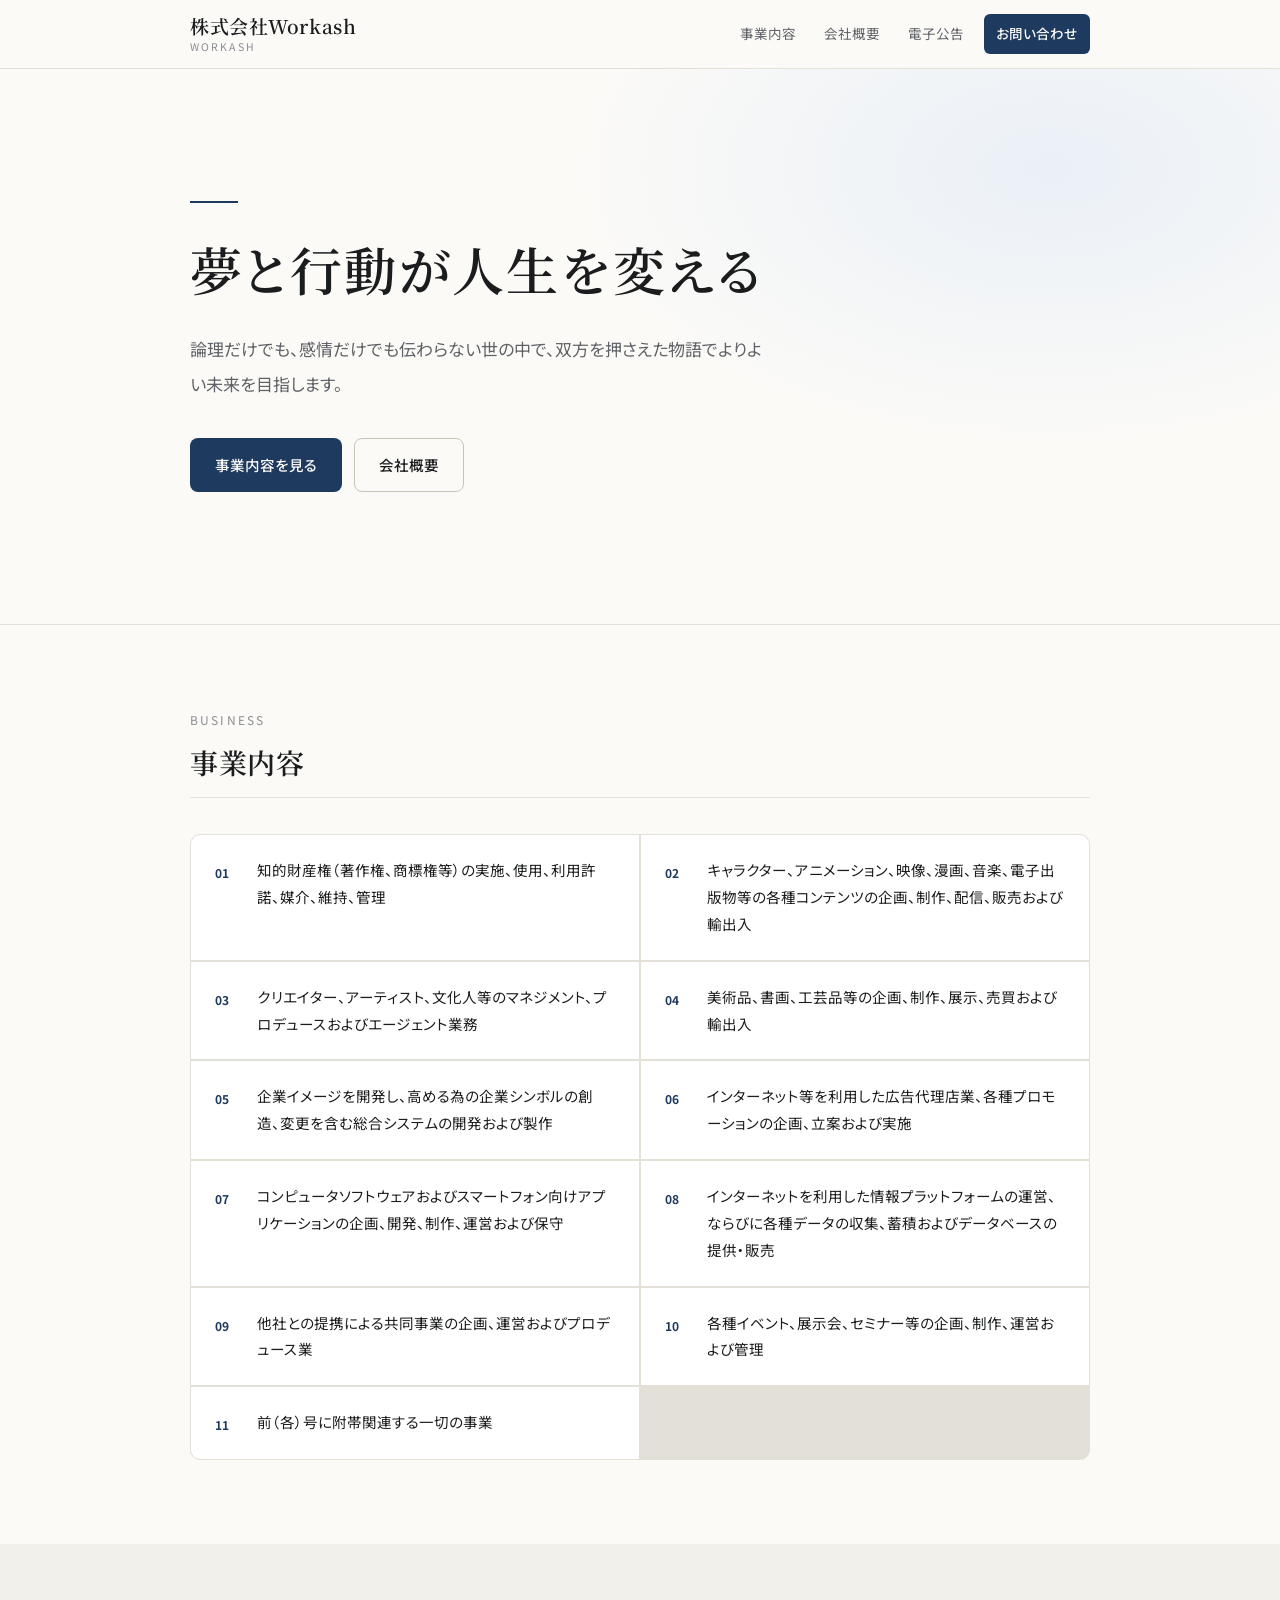
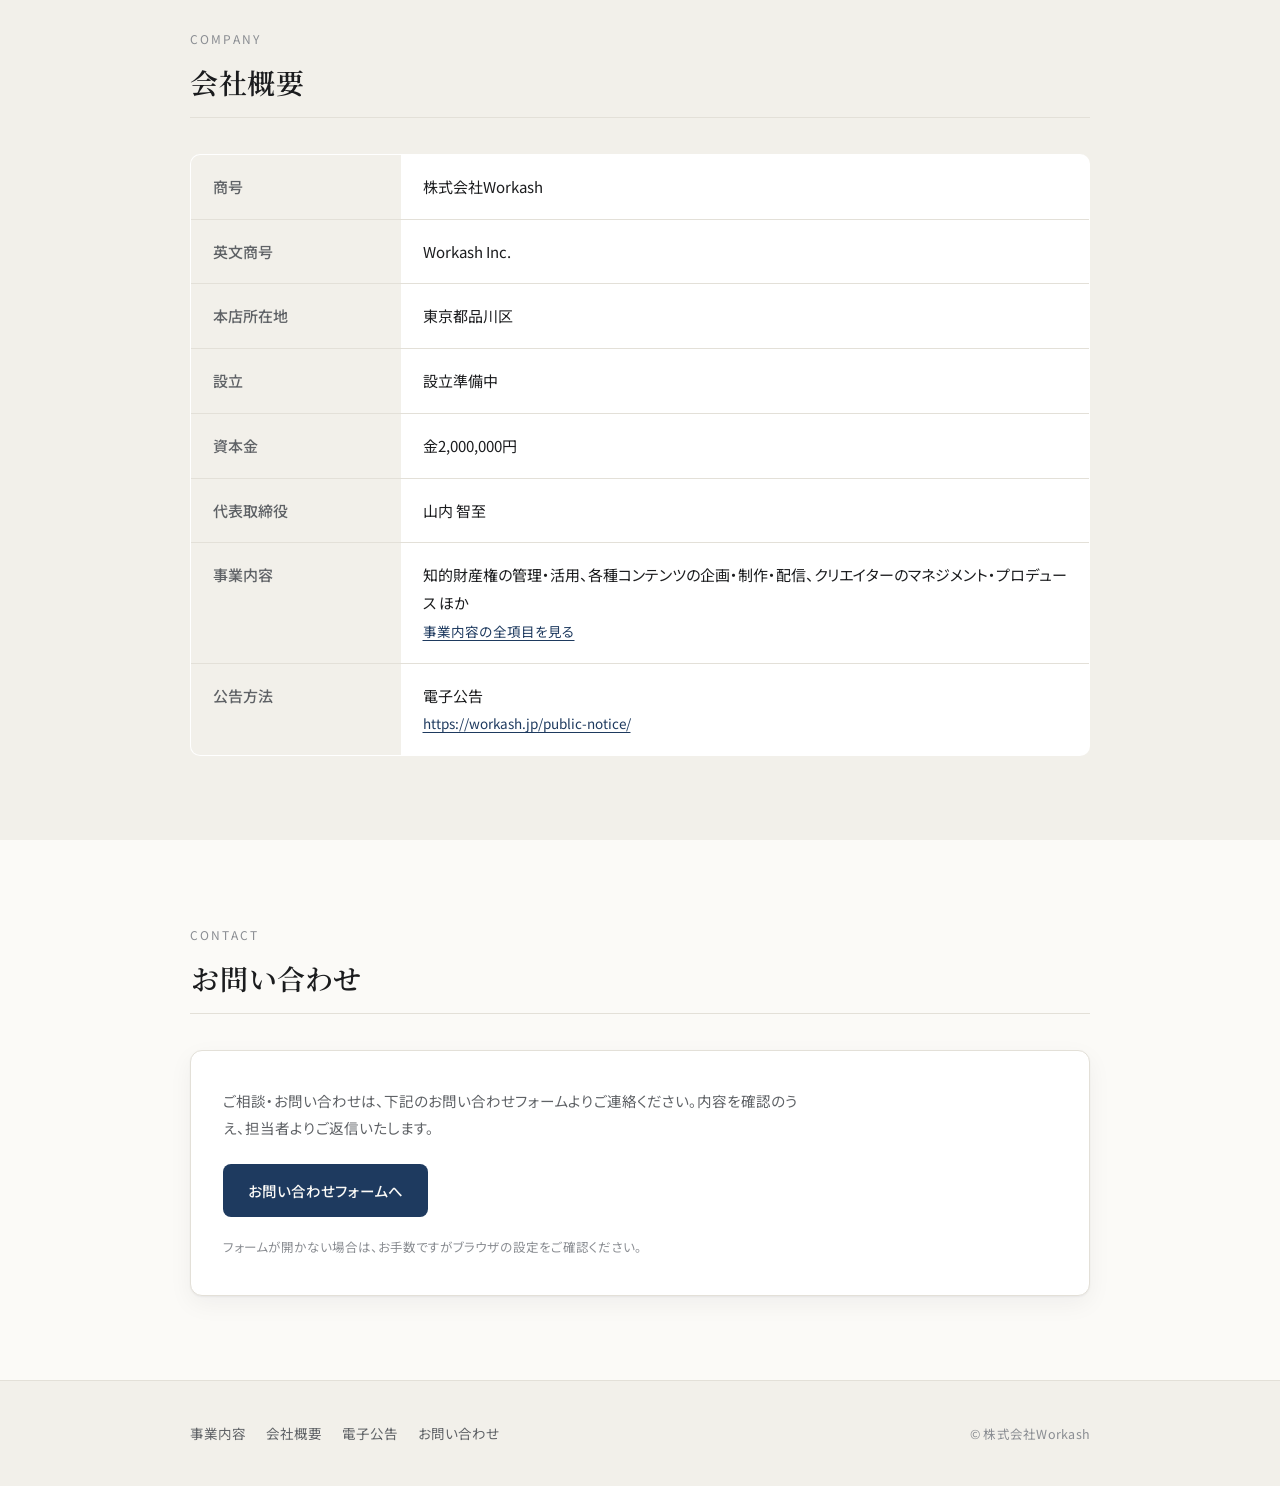
<file: index.html>
<!DOCTYPE html>
<html lang="ja">
<head>
<meta charset="UTF-8">
<meta name="viewport" content="width=device-width, initial-scale=1">
<title>株式会社Workash｜夢と行動が人生を変える</title>
<meta name="description" content="株式会社Workashは、知的財産権の管理・活用、コンテンツの企画制作、クリエイターのマネジメントを手がける会社です。論理と感情の双方を押さえた物語で、よりよい未来を目指します。">

<!-- OGP -->
<meta property="og:type" content="website">
<meta property="og:site_name" content="株式会社Workash">
<meta property="og:title" content="株式会社Workash｜夢と行動が人生を変える">
<meta property="og:description" content="論理だけでも、感情だけでも伝わらない世の中で、双方を押さえた物語でよりよい未来を目指します。">
<meta property="og:url" content="https://workash.jp/">
<meta property="og:locale" content="ja_JP">
<meta name="twitter:card" content="summary">

<link rel="canonical" href="https://workash.jp/">
<link rel="preconnect" href="https://fonts.googleapis.com">
<link rel="preconnect" href="https://fonts.gstatic.com" crossorigin>
<link rel="stylesheet" href="https://fonts.googleapis.com/css2?family=Noto+Sans+JP:wght@400;500;700&family=Noto+Serif+JP:wght@500;600&display=swap">
<link rel="stylesheet" href="style.css">
</head>
<body>

<header class="site-header">
  <div class="wrap site-header__inner">
    <a class="brand" href="index.html">
      <span class="brand__ja">株式会社Workash</span>
      <span class="brand__en">Workash</span>
    </a>
    <nav class="site-nav" aria-label="メインナビゲーション">
      <a href="#business">事業内容</a>
      <a href="#company">会社概要</a>
      <a href="public-notice/index.html">電子公告</a>
      <a class="is-cta" href="#contact">お問い合わせ</a>
    </nav>
  </div>
</header>

<main>

  <!-- ===== Hero ===== -->
  <section class="hero" aria-labelledby="hero-title">
    <div class="wrap">
      <div class="hero__rule" aria-hidden="true"></div>
      <h1 class="hero__title" id="hero-title">夢と行動が人生を変える</h1>
      <p class="hero__lead">
        論理だけでも、感情だけでも伝わらない世の中で、双方を押さえた物語でよりよい未来を目指します。
      </p>
      <div class="hero__actions">
        <a class="btn btn--primary" href="#business">事業内容を見る</a>
        <a class="btn btn--ghost" href="#company">会社概要</a>
      </div>
    </div>
  </section>

  <!-- ===== 事業内容 ===== -->
  <section class="section" id="business" aria-labelledby="business-title">
    <div class="wrap">
      <p class="section-label">Business</p>
      <h2 class="section-title" id="business-title">事業内容</h2>
      <ul class="biz-list">
        <li>
          <span class="biz-list__num" aria-hidden="true">01</span>
          <span class="biz-list__text">知的財産権（著作権、商標権等）の実施、使用、利用許諾、媒介、維持、管理</span>
        </li>
        <li>
          <span class="biz-list__num" aria-hidden="true">02</span>
          <span class="biz-list__text">キャラクター、アニメーション、映像、漫画、音楽、電子出版物等の各種コンテンツの企画、制作、配信、販売および輸出入</span>
        </li>
        <li>
          <span class="biz-list__num" aria-hidden="true">03</span>
          <span class="biz-list__text">クリエイター、アーティスト、文化人等のマネジメント、プロデュースおよびエージェント業務</span>
        </li>
        <li>
          <span class="biz-list__num" aria-hidden="true">04</span>
          <span class="biz-list__text">美術品、書画、工芸品等の企画、制作、展示、売買および輸出入</span>
        </li>
        <li>
          <span class="biz-list__num" aria-hidden="true">05</span>
          <span class="biz-list__text">企業イメージを開発し、高める為の企業シンボルの創造、変更を含む総合システムの開発および製作</span>
        </li>
        <li>
          <span class="biz-list__num" aria-hidden="true">06</span>
          <span class="biz-list__text">インターネット等を利用した広告代理店業、各種プロモーションの企画、立案および実施</span>
        </li>
        <li>
          <span class="biz-list__num" aria-hidden="true">07</span>
          <span class="biz-list__text">コンピュータソフトウェアおよびスマートフォン向けアプリケーションの企画、開発、制作、運営および保守</span>
        </li>
        <li>
          <span class="biz-list__num" aria-hidden="true">08</span>
          <span class="biz-list__text">インターネットを利用した情報プラットフォームの運営、ならびに各種データの収集、蓄積およびデータベースの提供・販売</span>
        </li>
        <li>
          <span class="biz-list__num" aria-hidden="true">09</span>
          <span class="biz-list__text">他社との提携による共同事業の企画、運営およびプロデュース業</span>
        </li>
        <li>
          <span class="biz-list__num" aria-hidden="true">10</span>
          <span class="biz-list__text">各種イベント、展示会、セミナー等の企画、制作、運営および管理</span>
        </li>
        <li>
          <span class="biz-list__num" aria-hidden="true">11</span>
          <span class="biz-list__text">前（各）号に附帯関連する一切の事業</span>
        </li>
      </ul>
    </div>
  </section>

  <!-- ===== 会社概要 ===== -->
  <section class="section section--alt" id="company" aria-labelledby="company-title">
    <div class="wrap">
      <p class="section-label">Company</p>
      <h2 class="section-title" id="company-title">会社概要</h2>
      <table class="profile-table">
        <tbody>
          <tr>
            <th scope="row">商号</th>
            <td>株式会社Workash</td>
          </tr>
          <tr>
            <th scope="row">英文商号</th>
            <td>Workash Inc.</td>
          </tr>
          <tr>
            <th scope="row">本店所在地</th>
            <td>東京都品川区</td>
          </tr>
          <tr>
            <th scope="row">設立</th>
            <td>設立準備中</td>
          </tr>
          <tr>
            <th scope="row">資本金</th>
            <td>金2,000,000円</td>
          </tr>
          <tr>
            <th scope="row">代表取締役</th>
            <td>山内 智至</td>
          </tr>
          <tr>
            <th scope="row">事業内容</th>
            <td>知的財産権の管理・活用、各種コンテンツの企画・制作・配信、クリエイターのマネジメント・プロデュース ほか<br>
              <span class="muted"><a href="#business">事業内容の全項目を見る</a></span></td>
          </tr>
          <tr>
            <th scope="row">公告方法</th>
            <td>電子公告<br>
              <span class="muted"><a href="public-notice/index.html">https://workash.jp/public-notice/</a></span></td>
          </tr>
        </tbody>
      </table>
    </div>
  </section>

  <!-- ===== お問い合わせ ===== -->
  <section class="section" id="contact" aria-labelledby="contact-title">
    <div class="wrap">
      <p class="section-label">Contact</p>
      <h2 class="section-title" id="contact-title">お問い合わせ</h2>
      <div class="contact-card">
        <p>ご相談・お問い合わせは、下記のお問い合わせフォームよりご連絡ください。内容を確認のうえ、担当者よりご返信いたします。</p>
        <a class="btn btn--primary"
           href="https://docs.google.com/forms/d/e/1FAIpQLScfTMfvzNwq9OuSuUeriYZxyexn3wxHoBfG75Gv2fxHnrPuFg/viewform"
           target="_blank" rel="noopener noreferrer">
          お問い合わせフォームへ
        </a>
        <p class="contact-note">フォームが開かない場合は、お手数ですがブラウザの設定をご確認ください。</p>
      </div>
    </div>
  </section>

</main>

<footer class="site-footer">
  <div class="wrap site-footer__inner">
    <nav class="site-footer__links" aria-label="フッターナビゲーション">
      <a href="#business">事業内容</a>
      <a href="#company">会社概要</a>
      <a href="public-notice/index.html">電子公告</a>
      <a href="#contact">お問い合わせ</a>
    </nav>
    <p class="site-footer__copy">&copy; 株式会社Workash</p>
  </div>
</footer>

</body>
</html>
</file>
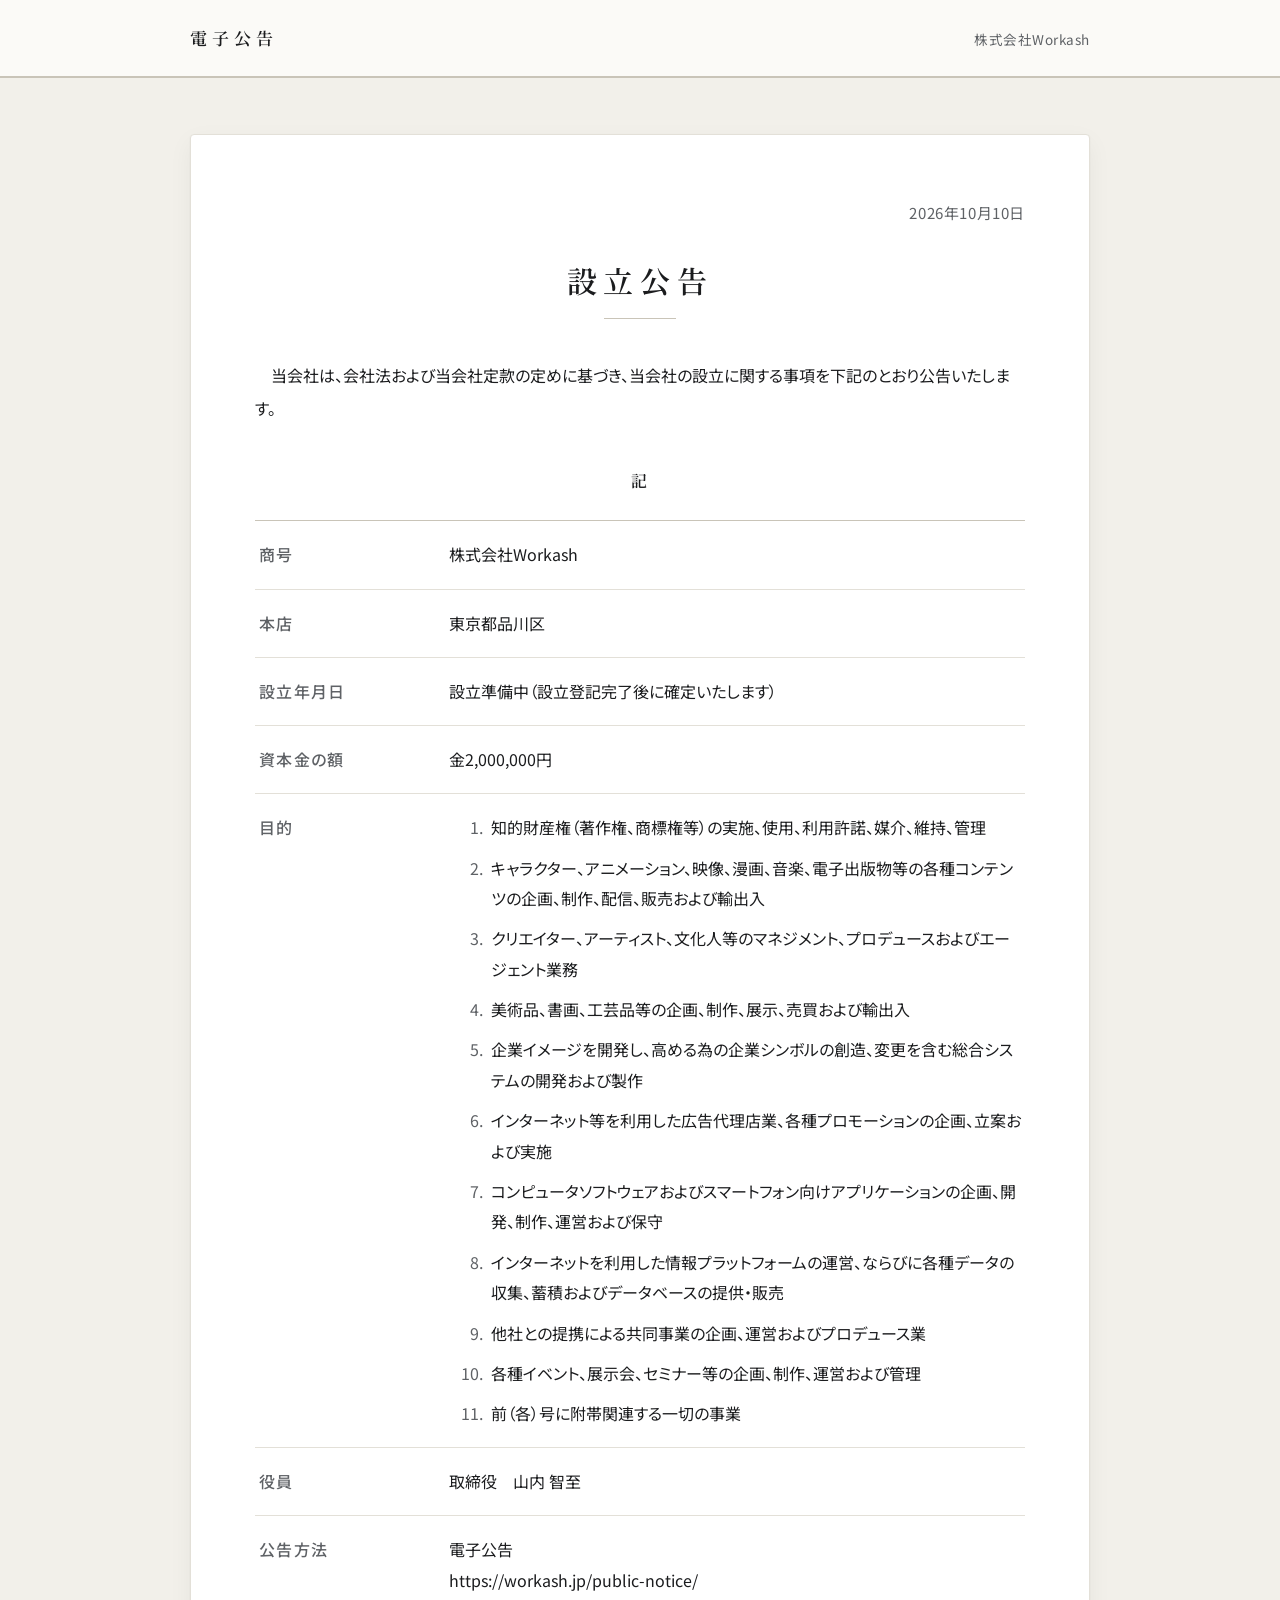
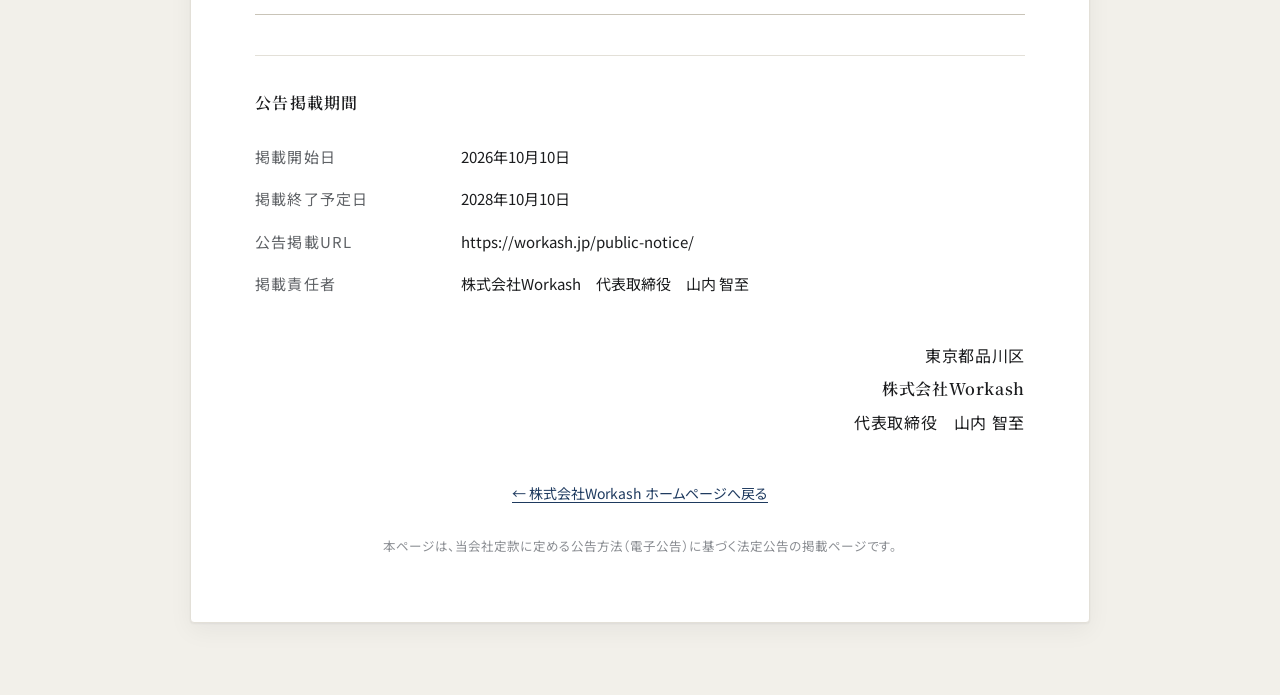
<file: public-notice/index.html>
<!DOCTYPE html>
<html lang="ja">
<head>
<meta charset="UTF-8">
<meta name="viewport" content="width=device-width, initial-scale=1">
<title>電子公告｜株式会社Workash</title>
<meta name="description" content="株式会社Workashの電子公告ページです。会社法および当会社定款の定めに基づき、法定公告を掲載いたします。">

<!-- OGP -->
<meta property="og:type" content="article">
<meta property="og:site_name" content="株式会社Workash">
<meta property="og:title" content="電子公告｜株式会社Workash">
<meta property="og:description" content="会社法および当会社定款の定めに基づく、株式会社Workashの電子公告ページです。">
<meta property="og:url" content="https://workash.jp/public-notice/">
<meta property="og:locale" content="ja_JP">
<meta name="twitter:card" content="summary">

<link rel="canonical" href="https://workash.jp/public-notice/">
<link rel="preconnect" href="https://fonts.googleapis.com">
<link rel="preconnect" href="https://fonts.gstatic.com" crossorigin>
<link rel="stylesheet" href="https://fonts.googleapis.com/css2?family=Noto+Sans+JP:wght@400;500;700&family=Noto+Serif+JP:wght@500;600&display=swap">
<link rel="stylesheet" href="../style.css">
</head>
<body class="notice-body">

<header class="notice-header">
  <div class="wrap notice-header__inner">
    <p class="notice-header__tag">電子公告</p>
    <p class="notice-header__company">株式会社Workash</p>
  </div>
</header>

<main class="notice-main">
  <div class="wrap">
    <article class="notice-sheet" aria-labelledby="notice-title">

      <p class="notice-sheet__date"><time datetime="2026-10-10">2026年10月10日</time></p>

      <h1 class="notice-sheet__title" id="notice-title">設立公告</h1>
      <div class="notice-sheet__rule" aria-hidden="true"></div>

      <p class="notice-sheet__lead">
        当会社は、会社法および当会社定款の定めに基づき、当会社の設立に関する事項を下記のとおり公告いたします。
      </p>

      <h2 class="notice-subhead">記</h2>

      <table class="notice-table">
        <tbody>
          <tr>
            <th scope="row">商号</th>
            <td>株式会社Workash</td>
          </tr>
          <tr>
            <th scope="row">本店</th>
            <td>東京都品川区</td>
          </tr>
          <tr>
            <th scope="row">設立年月日</th>
            <td>設立準備中（設立登記完了後に確定いたします）</td>
          </tr>
          <tr>
            <th scope="row">資本金の額</th>
            <td>金2,000,000円</td>
          </tr>
          <tr>
            <th scope="row">目的</th>
            <td>
              <ol class="notice-purpose">
                <li>知的財産権（著作権、商標権等）の実施、使用、利用許諾、媒介、維持、管理</li>
                <li>キャラクター、アニメーション、映像、漫画、音楽、電子出版物等の各種コンテンツの企画、制作、配信、販売および輸出入</li>
                <li>クリエイター、アーティスト、文化人等のマネジメント、プロデュースおよびエージェント業務</li>
                <li>美術品、書画、工芸品等の企画、制作、展示、売買および輸出入</li>
                <li>企業イメージを開発し、高める為の企業シンボルの創造、変更を含む総合システムの開発および製作</li>
                <li>インターネット等を利用した広告代理店業、各種プロモーションの企画、立案および実施</li>
                <li>コンピュータソフトウェアおよびスマートフォン向けアプリケーションの企画、開発、制作、運営および保守</li>
                <li>インターネットを利用した情報プラットフォームの運営、ならびに各種データの収集、蓄積およびデータベースの提供・販売</li>
                <li>他社との提携による共同事業の企画、運営およびプロデュース業</li>
                <li>各種イベント、展示会、セミナー等の企画、制作、運営および管理</li>
                <li>前（各）号に附帯関連する一切の事業</li>
              </ol>
            </td>
          </tr>
          <tr>
            <th scope="row">役員</th>
            <td>取締役　山内 智至</td>
          </tr>
          <tr>
            <th scope="row">公告方法</th>
            <td>電子公告<br>https://workash.jp/public-notice/</td>
          </tr>
        </tbody>
      </table>

      <section class="notice-meta" aria-labelledby="notice-meta-title">
        <h2 id="notice-meta-title" class="notice-subhead" style="text-align:left; letter-spacing:.08em;">公告掲載期間</h2>
        <dl>
          <dt>掲載開始日</dt>
          <dd><time datetime="2026-10-10">2026年10月10日</time></dd>
          <dt>掲載終了予定日</dt>
          <dd><time datetime="2028-10-10">2028年10月10日</time></dd>
          <dt>公告掲載URL</dt>
          <dd>https://workash.jp/public-notice/</dd>
          <dt>掲載責任者</dt>
          <dd>株式会社Workash　代表取締役　山内 智至</dd>
        </dl>
      </section>

      <p class="notice-signature">
        <span>東京都品川区</span><br>
        <strong>株式会社Workash</strong>
        <span>代表取締役　山内 智至</span>
      </p>

      <p class="notice-back">
        <a href="../index.html">&larr; 株式会社Workash ホームページへ戻る</a>
      </p>

      <p class="notice-note">
        本ページは、当会社定款に定める公告方法（電子公告）に基づく法定公告の掲載ページです。
      </p>

    </article>
  </div>
</main>

</body>
</html>
</file>
<file: style.css>
@charset "utf-8";

/* ============================================================
   株式会社Workash — 共通スタイル
   index.html / public-notice/index.html で共有
   ============================================================ */

/* ---- Design tokens : Light ---- */
:root {
  --bg:            #FBFAF7;
  --bg-alt:        #F2F0EA;
  --surface:       #FFFFFF;
  --border:        #E3E0D8;
  --border-strong: #C9C4B8;
  --text:          #1B1C1E;
  --text-sub:      #5F6266;
  --text-faint:    #8A8D92;
  --accent:        #1E3A5F;
  --accent-hover:  #2C5487;
  --accent-soft:   #EAF0F7;
  --accent-line:   #1E3A5F;
  --shadow:        0 1px 2px rgba(27, 28, 30, .05), 0 8px 24px rgba(27, 28, 30, .05);
  color-scheme: light;
}

/* ---- Design tokens : Dark (system preference) ---- */
@media (prefers-color-scheme: dark) {
  :root:not([data-theme="light"]) {
    --bg:            #101317;
    --bg-alt:        #171B21;
    --surface:       #191D23;
    --border:        #2A2F37;
    --border-strong: #3B424C;
    --text:          #E9E7E2;
    --text-sub:      #A2A8B0;
    --text-faint:    #7B828B;
    --accent:        #8FB3DB;
    --accent-hover:  #AFCAE8;
    --accent-soft:   #1A222D;
    --accent-line:   #8FB3DB;
    --shadow:        0 1px 2px rgba(0, 0, 0, .3), 0 8px 24px rgba(0, 0, 0, .25);
    color-scheme: dark;
  }
}

/* ---- Design tokens : Dark (explicit) ---- */
:root[data-theme="dark"] {
  --bg:            #101317;
  --bg-alt:        #171B21;
  --surface:       #191D23;
  --border:        #2A2F37;
  --border-strong: #3B424C;
  --text:          #E9E7E2;
  --text-sub:      #A2A8B0;
  --text-faint:    #7B828B;
  --accent:        #8FB3DB;
  --accent-hover:  #AFCAE8;
  --accent-soft:   #1A222D;
  --accent-line:   #8FB3DB;
  --shadow:        0 1px 2px rgba(0, 0, 0, .3), 0 8px 24px rgba(0, 0, 0, .25);
  color-scheme: dark;
}

/* ---- Reset ---- */
*, *::before, *::after { box-sizing: border-box; margin: 0; padding: 0; }

html {
  scroll-behavior: smooth;
  scroll-padding-top: 88px;
  -webkit-text-size-adjust: 100%;
}

body {
  background: var(--bg);
  color: var(--text);
  font-family: 'Noto Sans JP', -apple-system, BlinkMacSystemFont,
               'Hiragino Kaku Gothic ProN', 'Yu Gothic', Meiryo, sans-serif;
  font-size: 16px;
  line-height: 1.9;
  font-feature-settings: "palt" 1;
  -webkit-font-smoothing: antialiased;
}

img { max-width: 100%; height: auto; }

a { color: var(--accent); text-decoration-thickness: 1px; text-underline-offset: 3px; }
a:hover { color: var(--accent-hover); }

:focus-visible { outline: 2px solid var(--accent); outline-offset: 3px; border-radius: 2px; }

/* ---- Layout helpers ---- */
.wrap {
  width: 100%;
  max-width: 940px;
  margin-inline: auto;
  padding-inline: 20px;
}

.section { padding-block: 84px; }
.section--alt { background: var(--bg-alt); }

.section-label {
  font-size: 12px;
  letter-spacing: .18em;
  text-transform: uppercase;
  color: var(--text-faint);
  margin-bottom: 10px;
}

.section-title {
  font-family: 'Noto Serif JP', 'Hiragino Mincho ProN', serif;
  font-size: clamp(22px, 4vw, 28px);
  font-weight: 600;
  line-height: 1.5;
  letter-spacing: .02em;
  text-wrap: balance;
  margin-bottom: 36px;
  padding-bottom: 14px;
  border-bottom: 1px solid var(--border);
}

/* ============================================================
   Site header
   ============================================================ */
.site-header {
  position: sticky;
  top: 0;
  z-index: 50;
  background: color-mix(in srgb, var(--bg) 88%, transparent);
  backdrop-filter: saturate(160%) blur(12px);
  border-bottom: 1px solid var(--border);
}

.site-header__inner {
  display: flex;
  align-items: center;
  justify-content: space-between;
  gap: 16px;
  flex-wrap: wrap;
  min-height: 68px;
  padding-block: 12px;
}

.brand {
  display: flex;
  flex-direction: column;
  gap: 1px;
  text-decoration: none;
  color: var(--text);
  line-height: 1.3;
}

.brand__ja {
  font-family: 'Noto Serif JP', 'Hiragino Mincho ProN', serif;
  font-size: 19px;
  font-weight: 600;
  letter-spacing: .03em;
}

.brand__en {
  font-size: 10.5px;
  letter-spacing: .2em;
  text-transform: uppercase;
  color: var(--text-faint);
}

.site-nav {
  display: flex;
  align-items: center;
  gap: 4px;
  flex-wrap: wrap;
}

.site-nav a {
  display: inline-block;
  padding: 7px 12px;
  font-size: 13.5px;
  color: var(--text-sub);
  text-decoration: none;
  border-radius: 6px;
  white-space: nowrap;
  transition: background .15s ease, color .15s ease;
}

.site-nav a:hover { background: var(--accent-soft); color: var(--accent); }

.site-nav a.is-cta {
  background: var(--accent);
  color: var(--bg);
  font-weight: 500;
  margin-left: 4px;
}
.site-nav a.is-cta:hover { background: var(--accent-hover); color: var(--bg); }

/* ============================================================
   Hero
   ============================================================ */
.hero {
  position: relative;
  padding-block: clamp(72px, 14vw, 132px);
  border-bottom: 1px solid var(--border);
  overflow: hidden;
}

.hero::after {
  content: "";
  position: absolute;
  inset: 0;
  background: radial-gradient(60% 80% at 82% 18%, var(--accent-soft) 0%, transparent 62%);
  pointer-events: none;
  z-index: 0;
}

.hero .wrap { position: relative; z-index: 1; }

.hero__rule {
  width: 48px;
  height: 2px;
  background: var(--accent-line);
  margin-bottom: 28px;
}

.hero__title {
  font-family: 'Noto Serif JP', 'Hiragino Mincho ProN', serif;
  font-size: clamp(30px, 7vw, 52px);
  font-weight: 600;
  line-height: 1.45;
  letter-spacing: .04em;
  text-wrap: balance;
  margin-bottom: 26px;
}

.hero__lead {
  max-width: 34em;
  font-size: clamp(15px, 2.2vw, 17px);
  line-height: 2.05;
  color: var(--text-sub);
  margin-bottom: 36px;
}

.hero__actions { display: flex; flex-wrap: wrap; gap: 12px; }

.btn {
  display: inline-flex;
  align-items: center;
  gap: 8px;
  padding: 12px 24px;
  font-size: 14.5px;
  font-weight: 500;
  border-radius: 8px;
  text-decoration: none;
  border: 1px solid transparent;
  transition: background .15s ease, border-color .15s ease, color .15s ease;
}

.btn--primary { background: var(--accent); color: var(--bg); }
.btn--primary:hover { background: var(--accent-hover); color: var(--bg); }

.btn--ghost { border-color: var(--border-strong); color: var(--text); background: transparent; }
.btn--ghost:hover { border-color: var(--accent); color: var(--accent); background: var(--accent-soft); }

/* ============================================================
   Business list
   ============================================================ */
.biz-list {
  list-style: none;
  display: grid;
  grid-template-columns: repeat(auto-fill, minmax(340px, 1fr));
  gap: 2px;
  background: var(--border);
  border: 1px solid var(--border);
  border-radius: 10px;
  overflow: hidden;
}

.biz-list li {
  display: flex;
  gap: 16px;
  align-items: flex-start;
  background: var(--surface);
  padding: 22px 24px;
}

.biz-list__num {
  flex-shrink: 0;
  min-width: 26px;
  font-size: 12px;
  font-weight: 700;
  letter-spacing: .04em;
  color: var(--accent);
  padding-top: 5px;
  font-variant-numeric: tabular-nums;
}

.biz-list__text {
  font-size: 14.5px;
  line-height: 1.85;
  color: var(--text);
}

/* ============================================================
   Profile table
   ============================================================ */
.profile-table {
  width: 100%;
  border-collapse: collapse;
  background: var(--surface);
  border: 1px solid var(--border);
  border-radius: 10px;
  overflow: hidden;
  font-size: 15px;
}

.profile-table th,
.profile-table td {
  text-align: left;
  vertical-align: top;
  padding: 18px 22px;
  border-bottom: 1px solid var(--border);
  line-height: 1.85;
}

.profile-table tr:last-child th,
.profile-table tr:last-child td { border-bottom: none; }

.profile-table th {
  width: 210px;
  font-weight: 500;
  color: var(--text-sub);
  background: var(--bg-alt);
  white-space: nowrap;
}

.profile-table td { color: var(--text); }

.profile-table .muted { color: var(--text-faint); font-size: 13.5px; }

/* ============================================================
   Contact
   ============================================================ */
.contact-card {
  background: var(--surface);
  border: 1px solid var(--border);
  border-radius: 12px;
  padding: 36px 32px;
  box-shadow: var(--shadow);
}

.contact-card p {
  color: var(--text-sub);
  font-size: 14.5px;
  margin-bottom: 22px;
  max-width: 40em;
}

.contact-card .btn { margin-bottom: 18px; }

.contact-card p.contact-note {
  font-size: 12.5px;
  line-height: 1.85;
  color: var(--text-faint);
  margin-bottom: 0;
}

.contact-mail {
  display: inline-block;
  font-size: clamp(16px, 3.2vw, 20px);
  font-weight: 500;
  letter-spacing: .01em;
  word-break: break-all;
}

/* ============================================================
   Footer
   ============================================================ */
.site-footer {
  border-top: 1px solid var(--border);
  background: var(--bg-alt);
  padding-block: 40px;
}

.site-footer__inner {
  display: flex;
  flex-wrap: wrap;
  align-items: center;
  justify-content: space-between;
  gap: 16px;
}

.site-footer__links {
  display: flex;
  flex-wrap: wrap;
  gap: 20px;
  font-size: 13.5px;
}

.site-footer__links a { color: var(--text-sub); text-decoration: none; }
.site-footer__links a:hover { color: var(--accent); text-decoration: underline; }

.site-footer__copy {
  font-size: 12.5px;
  color: var(--text-faint);
  letter-spacing: .02em;
}

/* ============================================================
   電子公告ページ
   ============================================================ */
.notice-body { background: var(--bg-alt); }

.notice-header {
  border-bottom: 2px solid var(--border-strong);
  background: var(--bg);
}

.notice-header__inner {
  display: flex;
  flex-wrap: wrap;
  align-items: baseline;
  justify-content: space-between;
  gap: 10px;
  padding-block: 22px;
}

.notice-header__tag {
  font-family: 'Noto Serif JP', 'Hiragino Mincho ProN', serif;
  font-size: 17px;
  font-weight: 600;
  letter-spacing: .3em;
  color: var(--text);
}

.notice-header__company {
  font-size: 13.5px;
  color: var(--text-sub);
  letter-spacing: .04em;
}

.notice-main { padding-block: 56px 72px; }

.notice-sheet {
  background: var(--surface);
  border: 1px solid var(--border);
  border-radius: 4px;
  box-shadow: var(--shadow);
  padding: clamp(28px, 6vw, 64px);
}

.notice-sheet__date {
  text-align: right;
  font-size: 15px;
  color: var(--text-sub);
  letter-spacing: .04em;
  margin-bottom: 28px;
}

.notice-sheet__title {
  font-family: 'Noto Serif JP', 'Hiragino Mincho ProN', serif;
  font-size: clamp(22px, 5vw, 30px);
  font-weight: 600;
  letter-spacing: .22em;
  text-align: center;
  line-height: 1.6;
  margin-bottom: 14px;
}

.notice-sheet__rule {
  width: 72px;
  height: 1px;
  background: var(--border-strong);
  margin: 0 auto 40px;
}

.notice-sheet__lead {
  font-size: 16px;
  line-height: 2.1;
  margin-bottom: 40px;
  text-indent: 1em;
}

.notice-subhead {
  font-family: 'Noto Serif JP', 'Hiragino Mincho ProN', serif;
  font-size: 16px;
  font-weight: 600;
  letter-spacing: .12em;
  text-align: center;
  margin-bottom: 24px;
}

/* 公告記載事項テーブル */
.notice-table {
  width: 100%;
  border-collapse: collapse;
  font-size: 16px;
  margin-bottom: 40px;
  border-top: 1px solid var(--border-strong);
  border-bottom: 1px solid var(--border-strong);
}

.notice-table th,
.notice-table td {
  text-align: left;
  vertical-align: top;
  padding: 18px 4px;
  line-height: 1.95;
  border-bottom: 1px solid var(--border);
}

.notice-table tr:last-child th,
.notice-table tr:last-child td { border-bottom: none; }

.notice-table th {
  width: 190px;
  font-weight: 500;
  color: var(--text-sub);
  letter-spacing: .08em;
  white-space: nowrap;
  padding-right: 16px;
}

.notice-table td { color: var(--text); }

.notice-purpose {
  list-style: none;
  counter-reset: purpose;
}

.notice-purpose li {
  position: relative;
  padding-left: 2.6em;
  margin-bottom: 10px;
  line-height: 1.9;
}

.notice-purpose li:last-child { margin-bottom: 0; }

.notice-purpose li::before {
  counter-increment: purpose;
  content: counter(purpose) ".";
  position: absolute;
  left: 0;
  width: 2.1em;
  text-align: right;
  color: var(--text-sub);
  font-variant-numeric: tabular-nums;
}

/* 公告期間・掲載責任者 */
.notice-meta {
  border-top: 1px solid var(--border);
  padding-top: 32px;
  margin-top: 8px;
}

.notice-meta dl {
  display: grid;
  grid-template-columns: 190px 1fr;
  gap: 14px 16px;
  font-size: 15px;
  line-height: 1.9;
}

.notice-meta dt { color: var(--text-sub); letter-spacing: .08em; }
.notice-meta dd { color: var(--text); }

.notice-signature {
  margin-top: 40px;
  text-align: right;
  font-size: 16px;
  line-height: 2.1;
  letter-spacing: .04em;
}

.notice-signature strong {
  display: block;
  font-family: 'Noto Serif JP', 'Hiragino Mincho ProN', serif;
  font-weight: 600;
}

.notice-back {
  margin-top: 40px;
  text-align: center;
  font-size: 14px;
}

.notice-note {
  margin-top: 28px;
  font-size: 12.5px;
  line-height: 1.9;
  color: var(--text-faint);
  text-align: center;
}

/* ============================================================
   Responsive
   ============================================================ */
@media (max-width: 720px) {
  html { scroll-padding-top: 76px; }

  .section { padding-block: 60px; }

  .site-header__inner { min-height: 0; }
  .site-nav { width: 100%; justify-content: flex-start; gap: 2px; }
  .site-nav a { padding: 6px 10px; font-size: 13px; }
  .site-nav a.is-cta { margin-left: 0; }

  .biz-list { grid-template-columns: 1fr; }
  .biz-list li { padding: 18px; }

  .profile-table { font-size: 14.5px; }
  .profile-table th,
  .profile-table td { display: block; width: auto; white-space: normal; }
  .profile-table th { border-bottom: none; padding: 14px 18px 0; background: transparent; font-size: 12.5px; letter-spacing: .06em; }
  .profile-table td { padding: 2px 18px 16px; }

  .contact-card { padding: 26px 20px; }

  .site-footer__inner { flex-direction: column; align-items: flex-start; }

  .notice-table { font-size: 15.5px; }
  .notice-table th,
  .notice-table td { display: block; width: auto; white-space: normal; }
  .notice-table th { border-bottom: none; padding: 16px 0 0; font-size: 13px; }
  .notice-table td { padding: 2px 0 16px; }

  .notice-meta dl { grid-template-columns: 1fr; gap: 4px; }
  .notice-meta dt { font-size: 13px; margin-top: 12px; }
  .notice-meta dt:first-of-type { margin-top: 0; }

  .notice-purpose li { padding-left: 2.2em; }
}

/* ============================================================
   Motion preference
   ============================================================ */
@media (prefers-reduced-motion: reduce) {
  html { scroll-behavior: auto; }
  * { transition: none !important; }
}

/* ============================================================
   印刷（電子公告の保存・提出用）
   ============================================================ */
@media print {
  :root {
    --bg: #FFFFFF;
    --bg-alt: #FFFFFF;
    --surface: #FFFFFF;
    --border: #BBBBBB;
    --border-strong: #000000;
    --text: #000000;
    --text-sub: #333333;
    --text-faint: #555555;
    --accent: #000000;
    --accent-soft: #FFFFFF;
    --shadow: none;
    color-scheme: light;
  }

  body {
    background: #FFFFFF !important;
    color: #000000 !important;
    font-size: 11pt;
    line-height: 1.8;
  }

  /* 画面専用の操作系は印刷しない */
  .site-header,
  .site-nav,
  .site-footer,
  .notice-back,
  .hero__actions { display: none !important; }

  .notice-header {
    border-bottom: 1.5pt solid #000;
    background: #FFFFFF !important;
  }
  .notice-header__inner { padding-block: 0 8pt; }

  .notice-main { padding-block: 12pt 0; }

  .wrap { max-width: none; padding-inline: 0; }

  .notice-sheet {
    border: none;
    box-shadow: none;
    padding: 0;
    border-radius: 0;
  }

  .notice-sheet__title { font-size: 16pt; }
  .notice-sheet__lead,
  .notice-table { font-size: 11pt; }

  .notice-table { border-color: #000; }
  .notice-table th,
  .notice-table td { border-bottom-color: #CCC; padding-block: 8pt; }

  .notice-sheet,
  .notice-table tr,
  .notice-purpose li,
  .notice-meta,
  .notice-signature { break-inside: avoid; page-break-inside: avoid; }

  a { color: #000 !important; text-decoration: none; }

  @page { margin: 18mm 16mm; }
}
</file>
